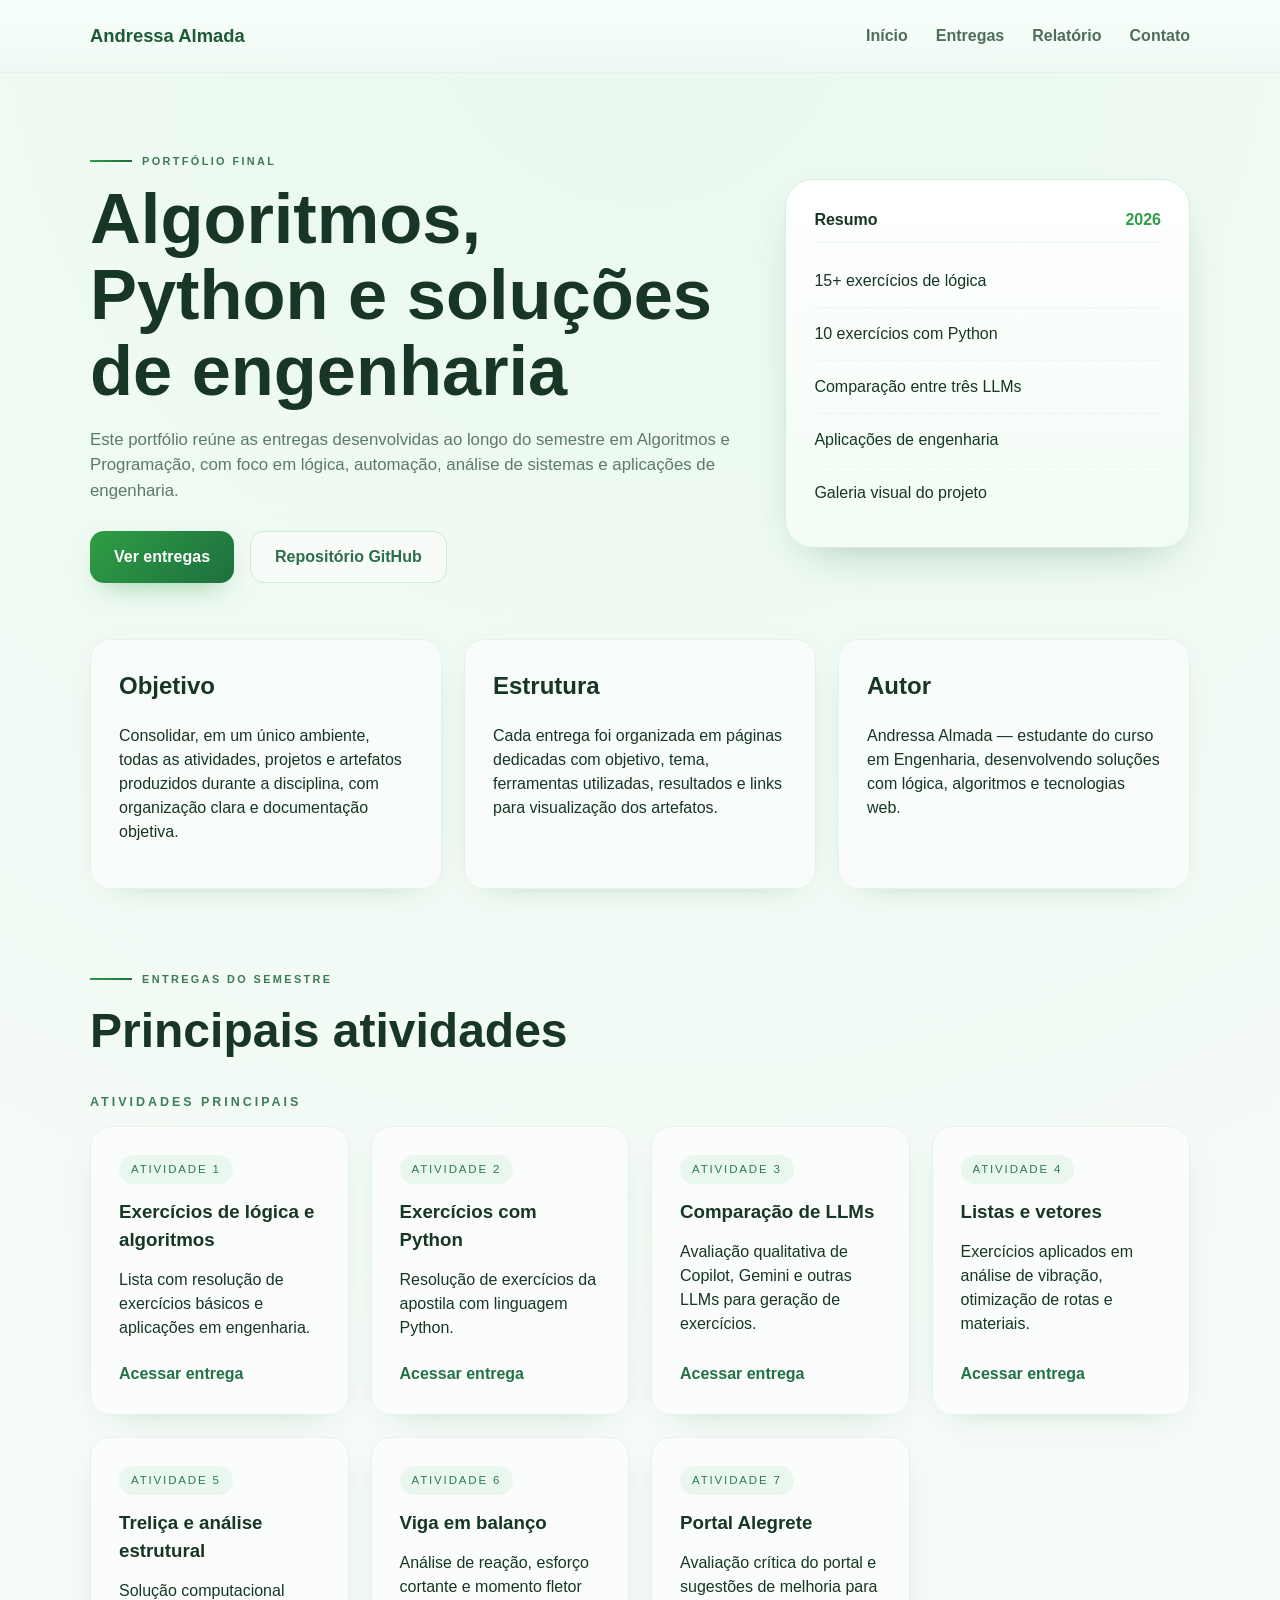
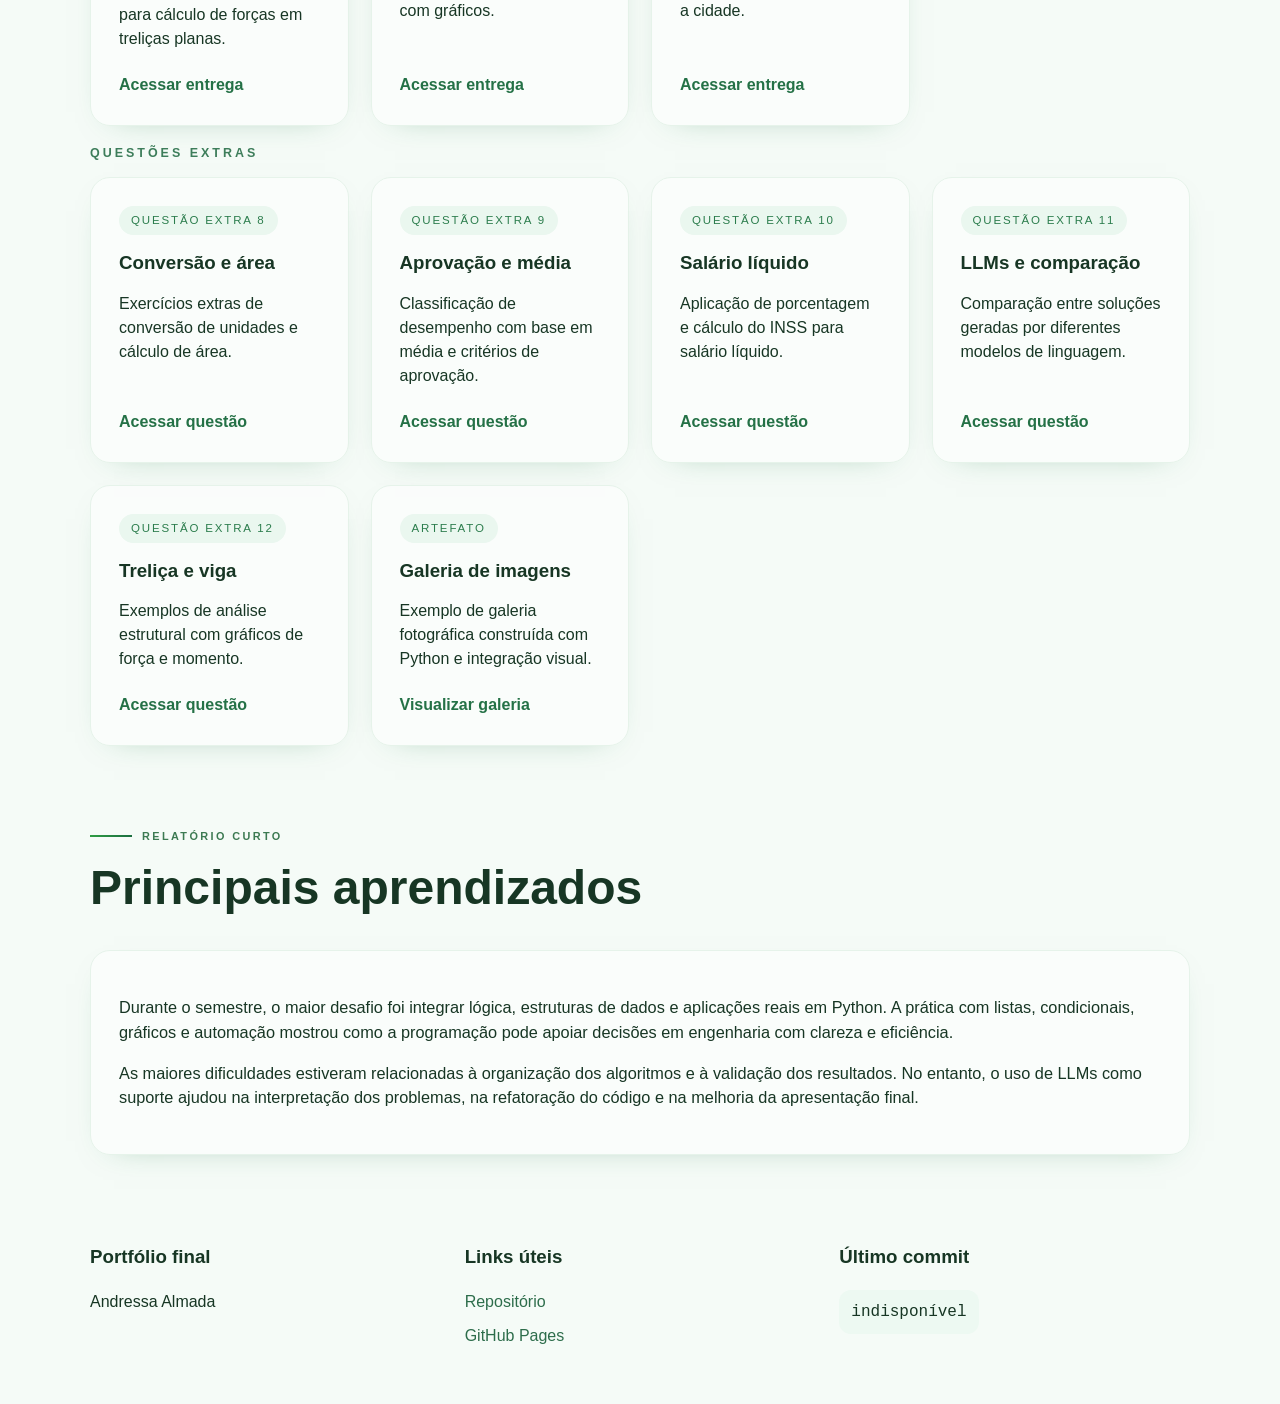
<file: index.html>
<!DOCTYPE html>
<html lang="pt-BR">
  <head>
    <meta charset="UTF-8" />
    <meta name="viewport" content="width=device-width, initial-scale=1.0" />
    <title>Portfólio de Algoritmos e Programação</title>
    <link rel="stylesheet" href="styles.css" />
  </head>
  <body>
    <div class="page-shell">
      <header class="topbar">
        <div class="container nav-wrap">
          <a class="brand" href="#inicio">Andressa Almada</a>
          <nav class="nav-links" aria-label="Navegação principal">
            <a href="#inicio">Início</a>
            <a href="#entregas">Entregas</a>
            <a href="#relatorio">Relatório</a>
            <a href="#contato">Contato</a>
          </nav>
        </div>
      </header>

      <main>
        <section id="inicio" class="hero">
          <div class="container hero-grid">
            <div class="hero-copy">
              <span class="eyebrow">Portfólio final</span>
              <h1>Algoritmos, Python e soluções de engenharia</h1>
              <p class="hero-text">
                Este portfólio reúne as entregas desenvolvidas ao longo do semestre em
                Algoritmos e Programação, com foco em lógica, automação, análise de
                sistemas e aplicações de engenharia.
              </p>
              <div class="hero-actions">
                <a class="button primary" href="#entregas">Ver entregas</a>
                <a class="button secondary" href="https://github.com/andressaalmada/Portif-lio-Algoritmo-Programa-o" target="_blank" rel="noreferrer">
                  Repositório GitHub
                </a>
              </div>
            </div>
            <aside class="hero-card" aria-label="Resumo do portfólio">
              <div class="hero-card-head">
                <span>Resumo</span>
                <strong>2026</strong>
              </div>
              <ul>
                <li>15+ exercícios de lógica</li>
                <li>10 exercícios com Python</li>
                <li>Comparação entre três LLMs</li>
                <li>Aplicações de engenharia</li>
                <li>Galeria visual do projeto</li>
              </ul>
            </aside>
          </div>
        </section>

        <section class="highlights container">
          <article class="highlight-card">
            <h2>Objetivo</h2>
            <p>
              Consolidar, em um único ambiente, todas as atividades, projetos e
              artefatos produzidos durante a disciplina, com organização clara e
              documentação objetiva.
            </p>
          </article>
          <article class="highlight-card">
            <h2>Estrutura</h2>
            <p>
              Cada entrega foi organizada em páginas dedicadas com objetivo, tema,
              ferramentas utilizadas, resultados e links para visualização dos
              artefatos.
            </p>
          </article>
          <article class="highlight-card">
            <h2>Autor</h2>
            <p>
              Andressa Almada — estudante do curso em Engenharia, desenvolvendo
              soluções com lógica, algoritmos e tecnologias web.
            </p>
          </article>
        </section>

        <section id="entregas" class="deliveries container">
          <div class="section-heading">
            <span class="eyebrow">Entregas do semestre</span>
            <h2>Principais atividades</h2>
          </div>

          <div class="section-subtitle">Atividades principais</div>
          <div class="card-grid">
            <article class="delivery-card">
              <span class="card-tag">Atividade 1</span>
              <h3>Exercícios de lógica e algoritmos</h3>
              <p>Lista com resolução de exercícios básicos e aplicações em engenharia.</p>
              <a href="entregas/atividade-1.html">Acessar entrega</a>
            </article>

            <article class="delivery-card">
              <span class="card-tag">Atividade 2</span>
              <h3>Exercícios com Python</h3>
              <p>Resolução de exercícios da apostila com linguagem Python.</p>
              <a href="entregas/atividade-2.html">Acessar entrega</a>
            </article>

            <article class="delivery-card">
              <span class="card-tag">Atividade 3</span>
              <h3>Comparação de LLMs</h3>
              <p>Avaliação qualitativa de Copilot, Gemini e outras LLMs para geração de exercícios.</p>
              <a href="entregas/atividade-3.html">Acessar entrega</a>
            </article>

            <article class="delivery-card">
              <span class="card-tag">Atividade 4</span>
              <h3>Listas e vetores</h3>
              <p>Exercícios aplicados em análise de vibração, otimização de rotas e materiais.</p>
              <a href="entregas/atividade-4.html">Acessar entrega</a>
            </article>

            <article class="delivery-card">
              <span class="card-tag">Atividade 5</span>
              <h3>Treliça e análise estrutural</h3>
              <p>Solução computacional para cálculo de forças em treliças planas.</p>
              <a href="entregas/atividade-5.html">Acessar entrega</a>
            </article>

            <article class="delivery-card">
              <span class="card-tag">Atividade 6</span>
              <h3>Viga em balanço</h3>
              <p>Análise de reação, esforço cortante e momento fletor com gráficos.</p>
              <a href="entregas/atividade-6.html">Acessar entrega</a>
            </article>

            <article class="delivery-card">
              <span class="card-tag">Atividade 7</span>
              <h3>Portal Alegrete</h3>
              <p>Avaliação crítica do portal e sugestões de melhoria para a cidade.</p>
              <a href="entregas/atividade-7.html">Acessar entrega</a>
            </article>
          </div>

          <div class="section-subtitle">Questões extras</div>
          <div class="card-grid">
            <article class="delivery-card">
              <span class="card-tag">Questão extra 8</span>
              <h3>Conversão e área</h3>
              <p>Exercícios extras de conversão de unidades e cálculo de área.</p>
              <a href="entregas/atividade-1.html">Acessar questão</a>
            </article>

            <article class="delivery-card">
              <span class="card-tag">Questão extra 9</span>
              <h3>Aprovação e média</h3>
              <p>Classificação de desempenho com base em média e critérios de aprovação.</p>
              <a href="entregas/atividade-1.html">Acessar questão</a>
            </article>

            <article class="delivery-card">
              <span class="card-tag">Questão extra 10</span>
              <h3>Salário líquido</h3>
              <p>Aplicação de porcentagem e cálculo do INSS para salário líquido.</p>
              <a href="entregas/atividade-2.html">Acessar questão</a>
            </article>

            <article class="delivery-card">
              <span class="card-tag">Questão extra 11</span>
              <h3>LLMs e comparação</h3>
              <p>Comparação entre soluções geradas por diferentes modelos de linguagem.</p>
              <a href="entregas/atividade-3.html">Acessar questão</a>
            </article>

            <article class="delivery-card">
              <span class="card-tag">Questão extra 12</span>
              <h3>Treliça e viga</h3>
              <p>Exemplos de análise estrutural com gráficos de força e momento.</p>
              <a href="entregas/atividade-5.html">Acessar questão</a>
            </article>

            <article class="delivery-card">
              <span class="card-tag">Artefato</span>
              <h3>Galeria de imagens</h3>
              <p>Exemplo de galeria fotográfica construída com Python e integração visual.</p>
              <a href="entregas/galeria-alegrete.html">Visualizar galeria</a>
            </article>
          </div>
        </section>

        <section id="relatorio" class="report container">
          <div class="section-heading">
            <span class="eyebrow">Relatório curto</span>
            <h2>Principais aprendizados</h2>
          </div>
          <div class="report-box">
            <p>
              Durante o semestre, o maior desafio foi integrar lógica, estruturas de dados e
              aplicações reais em Python. A prática com listas, condicionais, gráficos e
              automação mostrou como a programação pode apoiar decisões em engenharia com
              clareza e eficiência.
            </p>
            <p>
              As maiores dificuldades estiveram relacionadas à organização dos algoritmos e à
              validação dos resultados. No entanto, o uso de LLMs como suporte ajudou na
              interpretação dos problemas, na refatoração do código e na melhoria da
              apresentação final.
            </p>
          </div>
        </section>
      </main>

      <footer id="contato" class="footer">
        <div class="container footer-grid">
          <div>
            <h3>Portfólio final</h3>
            <p>Andressa Almada</p>
          </div>
          <div>
            <h3>Links úteis</h3>
            <ul>
              <li><a href="https://github.com/andressaalmada/Portif-lio-Algoritmo-Programa-o" target="_blank" rel="noreferrer">Repositório</a></li>
              <li><a href="https://andressaalmada.github.io/Portif-lio-Algoritmo-Programa-o/" target="_blank" rel="noreferrer">GitHub Pages</a></li>
            </ul>
          </div>
          <div>
            <h3>Último commit</h3>
            <span id="commit-hash" class="commit-hash">Carregando...</span>
          </div>
        </div>
      </footer>
    </div>

    <script src="script.js"></script>
  </body>
</html>
</file>
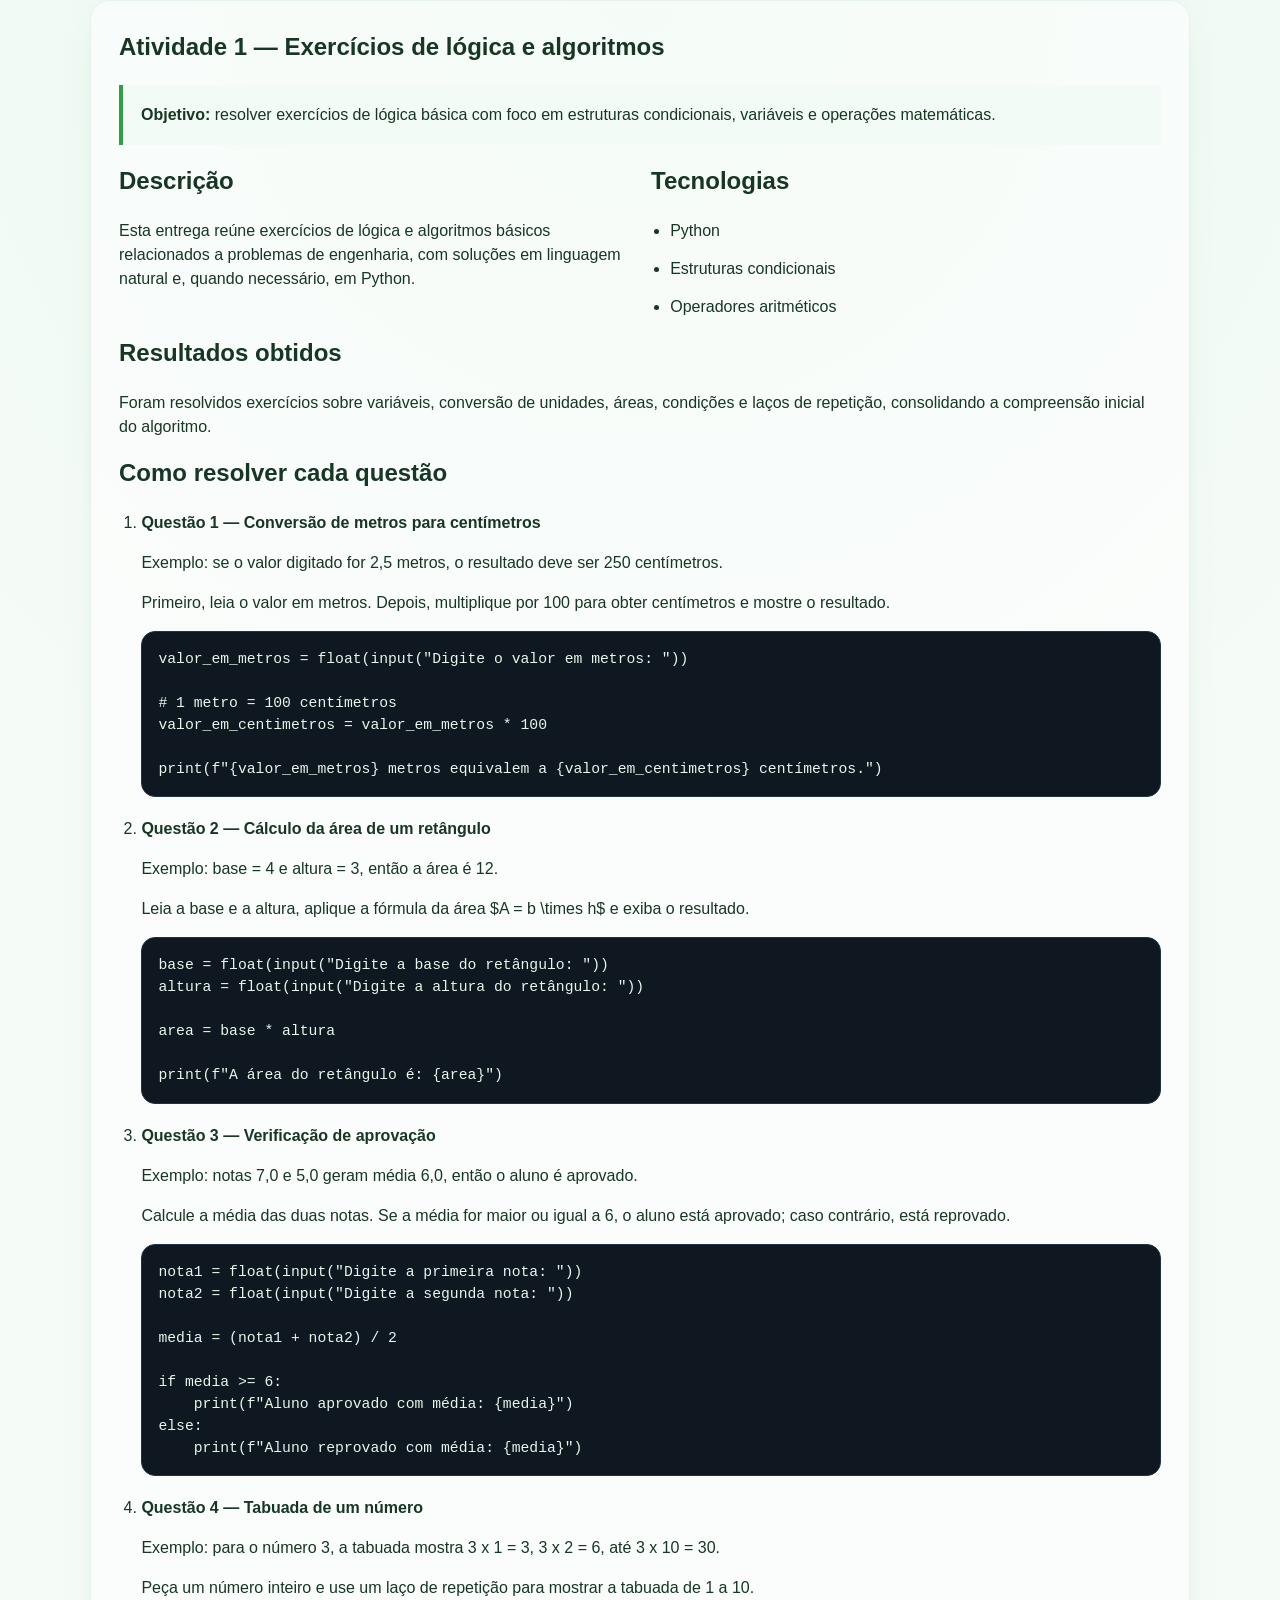
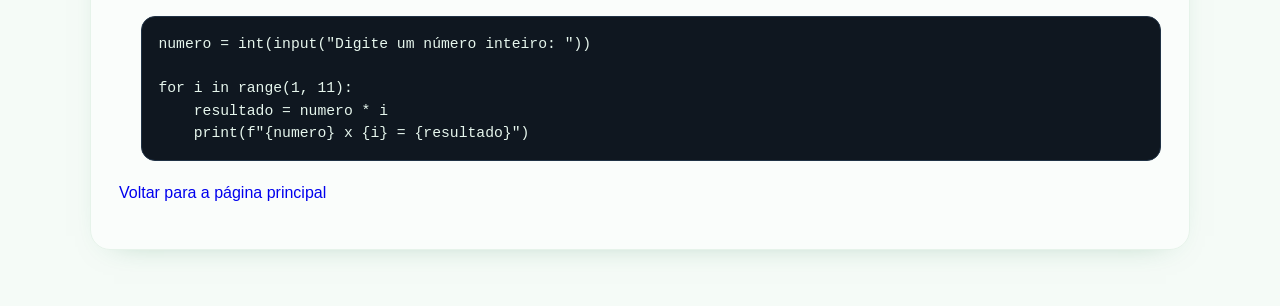
<file: entregas/atividade-1.html>
<!DOCTYPE html>
<html lang="pt-BR">
  <head>
    <meta charset="UTF-8" />
    <meta name="viewport" content="width=device-width, initial-scale=1.0" />
    <title>Atividade 1 — Exercícios de lógica</title>
    <link rel="stylesheet" href="../styles.css" />
  </head>
  <body>
    <main class="container page-content">
      <section class="page-card">
        <h1>Atividade 1 — Exercícios de lógica e algoritmos</h1>
        <div class="callout">
          <strong>Objetivo:</strong> resolver exercícios de lógica básica com foco em estruturas condicionais, variáveis e operações matemáticas.
        </div>
        <div class="grid-two">
          <div>
            <h2>Descrição</h2>
            <p>Esta entrega reúne exercícios de lógica e algoritmos básicos relacionados a problemas de engenharia, com soluções em linguagem natural e, quando necessário, em Python.</p>
          </div>
          <div>
            <h2>Tecnologias</h2>
            <ul>
              <li>Python</li>
              <li>Estruturas condicionais</li>
              <li>Operadores aritméticos</li>
            </ul>
          </div>
        </div>
        <h2>Resultados obtidos</h2>
        <p>Foram resolvidos exercícios sobre variáveis, conversão de unidades, áreas, condições e laços de repetição, consolidando a compreensão inicial do algoritmo.</p>
        <h2>Como resolver cada questão</h2>
        <ol>
          <li>
            <strong>Questão 1 — Conversão de metros para centímetros</strong>
            <p>Exemplo: se o valor digitado for 2,5 metros, o resultado deve ser 250 centímetros.</p>
            <p>Primeiro, leia o valor em metros. Depois, multiplique por 100 para obter centímetros e mostre o resultado.</p>
            <pre><code>valor_em_metros = float(input("Digite o valor em metros: "))

# 1 metro = 100 centímetros
valor_em_centimetros = valor_em_metros * 100

print(f"{valor_em_metros} metros equivalem a {valor_em_centimetros} centímetros.")</code></pre>
          </li>
          <li>
            <strong>Questão 2 — Cálculo da área de um retângulo</strong>
            <p>Exemplo: base = 4 e altura = 3, então a área é 12.</p>
            <p>Leia a base e a altura, aplique a fórmula da área $A = b \times h$ e exiba o resultado.</p>
            <pre><code>base = float(input("Digite a base do retângulo: "))
altura = float(input("Digite a altura do retângulo: "))

area = base * altura

print(f"A área do retângulo é: {area}")</code></pre>
          </li>
          <li>
            <strong>Questão 3 — Verificação de aprovação</strong>
            <p>Exemplo: notas 7,0 e 5,0 geram média 6,0, então o aluno é aprovado.</p>
            <p>Calcule a média das duas notas. Se a média for maior ou igual a 6, o aluno está aprovado; caso contrário, está reprovado.</p>
            <pre><code>nota1 = float(input("Digite a primeira nota: "))
nota2 = float(input("Digite a segunda nota: "))

media = (nota1 + nota2) / 2

if media >= 6:
    print(f"Aluno aprovado com média: {media}")
else:
    print(f"Aluno reprovado com média: {media}")</code></pre>
          </li>
          <li>
            <strong>Questão 4 — Tabuada de um número</strong>
            <p>Exemplo: para o número 3, a tabuada mostra 3 x 1 = 3, 3 x 2 = 6, até 3 x 10 = 30.</p>
            <p>Peça um número inteiro e use um laço de repetição para mostrar a tabuada de 1 a 10.</p>
            <pre><code>numero = int(input("Digite um número inteiro: "))

for i in range(1, 11):
    resultado = numero * i
    print(f"{numero} x {i} = {resultado}")</code></pre>
          </li>
        </ol>
        <p><a href="../index.html">Voltar para a página principal</a></p>
      </section>
    </main>
  </body>
</html>
</file>
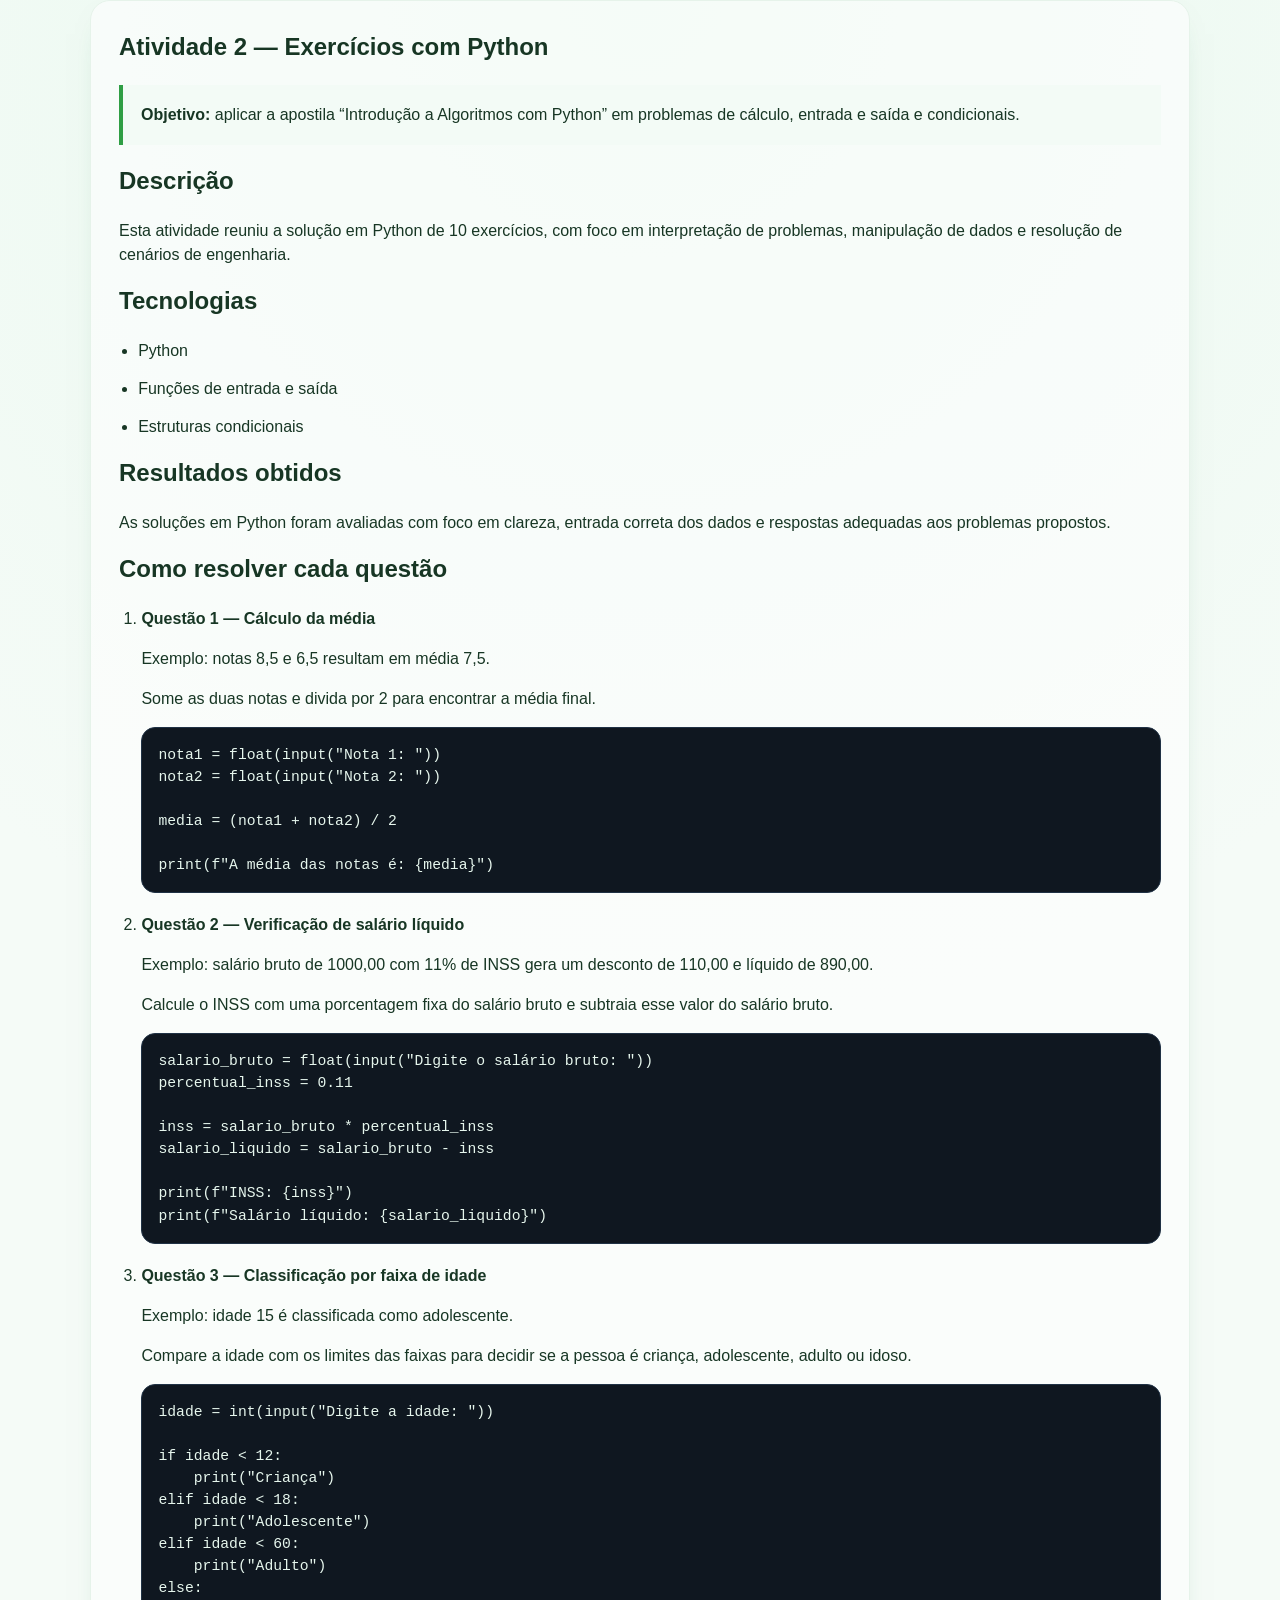
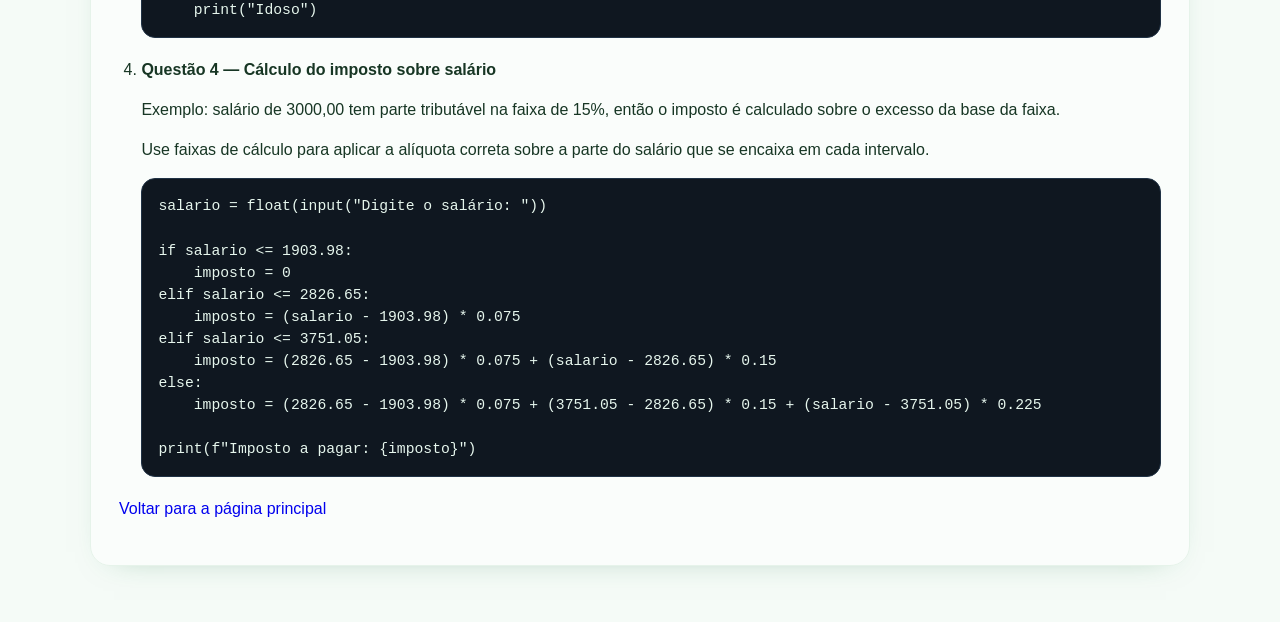
<file: entregas/atividade-2.html>
<!DOCTYPE html>
<html lang="pt-BR">
  <head>
    <meta charset="UTF-8" />
    <meta name="viewport" content="width=device-width, initial-scale=1.0" />
    <title>Atividade 2 — Exercícios com Python</title>
    <link rel="stylesheet" href="../styles.css" />
  </head>
  <body>
    <main class="container page-content">
      <section class="page-card">
        <h1>Atividade 2 — Exercícios com Python</h1>
        <div class="callout">
          <strong>Objetivo:</strong> aplicar a apostila “Introdução a Algoritmos com Python” em problemas de cálculo, entrada e saída e condicionais.
        </div>
        <h2>Descrição</h2>
        <p>Esta atividade reuniu a solução em Python de 10 exercícios, com foco em interpretação de problemas, manipulação de dados e resolução de cenários de engenharia.</p>
        <h2>Tecnologias</h2>
        <ul>
          <li>Python</li>
          <li>Funções de entrada e saída</li>
          <li>Estruturas condicionais</li>
        </ul>
        <h2>Resultados obtidos</h2>
        <p>As soluções em Python foram avaliadas com foco em clareza, entrada correta dos dados e respostas adequadas aos problemas propostos.</p>
        <h2>Como resolver cada questão</h2>
        <ol>
          <li>
            <strong>Questão 1 — Cálculo da média</strong>
            <p>Exemplo: notas 8,5 e 6,5 resultam em média 7,5.</p>
            <p>Some as duas notas e divida por 2 para encontrar a média final.</p>
            <pre><code>nota1 = float(input("Nota 1: "))
nota2 = float(input("Nota 2: "))

media = (nota1 + nota2) / 2

print(f"A média das notas é: {media}")</code></pre>
          </li>
          <li>
            <strong>Questão 2 — Verificação de salário líquido</strong>
            <p>Exemplo: salário bruto de 1000,00 com 11% de INSS gera um desconto de 110,00 e líquido de 890,00.</p>
            <p>Calcule o INSS com uma porcentagem fixa do salário bruto e subtraia esse valor do salário bruto.</p>
            <pre><code>salario_bruto = float(input("Digite o salário bruto: "))
percentual_inss = 0.11

inss = salario_bruto * percentual_inss
salario_liquido = salario_bruto - inss

print(f"INSS: {inss}")
print(f"Salário líquido: {salario_liquido}")</code></pre>
          </li>
          <li>
            <strong>Questão 3 — Classificação por faixa de idade</strong>
            <p>Exemplo: idade 15 é classificada como adolescente.</p>
            <p>Compare a idade com os limites das faixas para decidir se a pessoa é criança, adolescente, adulto ou idoso.</p>
            <pre><code>idade = int(input("Digite a idade: "))

if idade < 12:
    print("Criança")
elif idade < 18:
    print("Adolescente")
elif idade < 60:
    print("Adulto")
else:
    print("Idoso")</code></pre>
          </li>
          <li>
            <strong>Questão 4 — Cálculo do imposto sobre salário</strong>
            <p>Exemplo: salário de 3000,00 tem parte tributável na faixa de 15%, então o imposto é calculado sobre o excesso da base da faixa.</p>
            <p>Use faixas de cálculo para aplicar a alíquota correta sobre a parte do salário que se encaixa em cada intervalo.</p>
            <pre><code>salario = float(input("Digite o salário: "))

if salario <= 1903.98:
    imposto = 0
elif salario <= 2826.65:
    imposto = (salario - 1903.98) * 0.075
elif salario <= 3751.05:
    imposto = (2826.65 - 1903.98) * 0.075 + (salario - 2826.65) * 0.15
else:
    imposto = (2826.65 - 1903.98) * 0.075 + (3751.05 - 2826.65) * 0.15 + (salario - 3751.05) * 0.225

print(f"Imposto a pagar: {imposto}")</code></pre>
          </li>
        </ol>
        <p><a href="../index.html">Voltar para a página principal</a></p>
      </section>
    </main>
  </body>
</html>
</file>
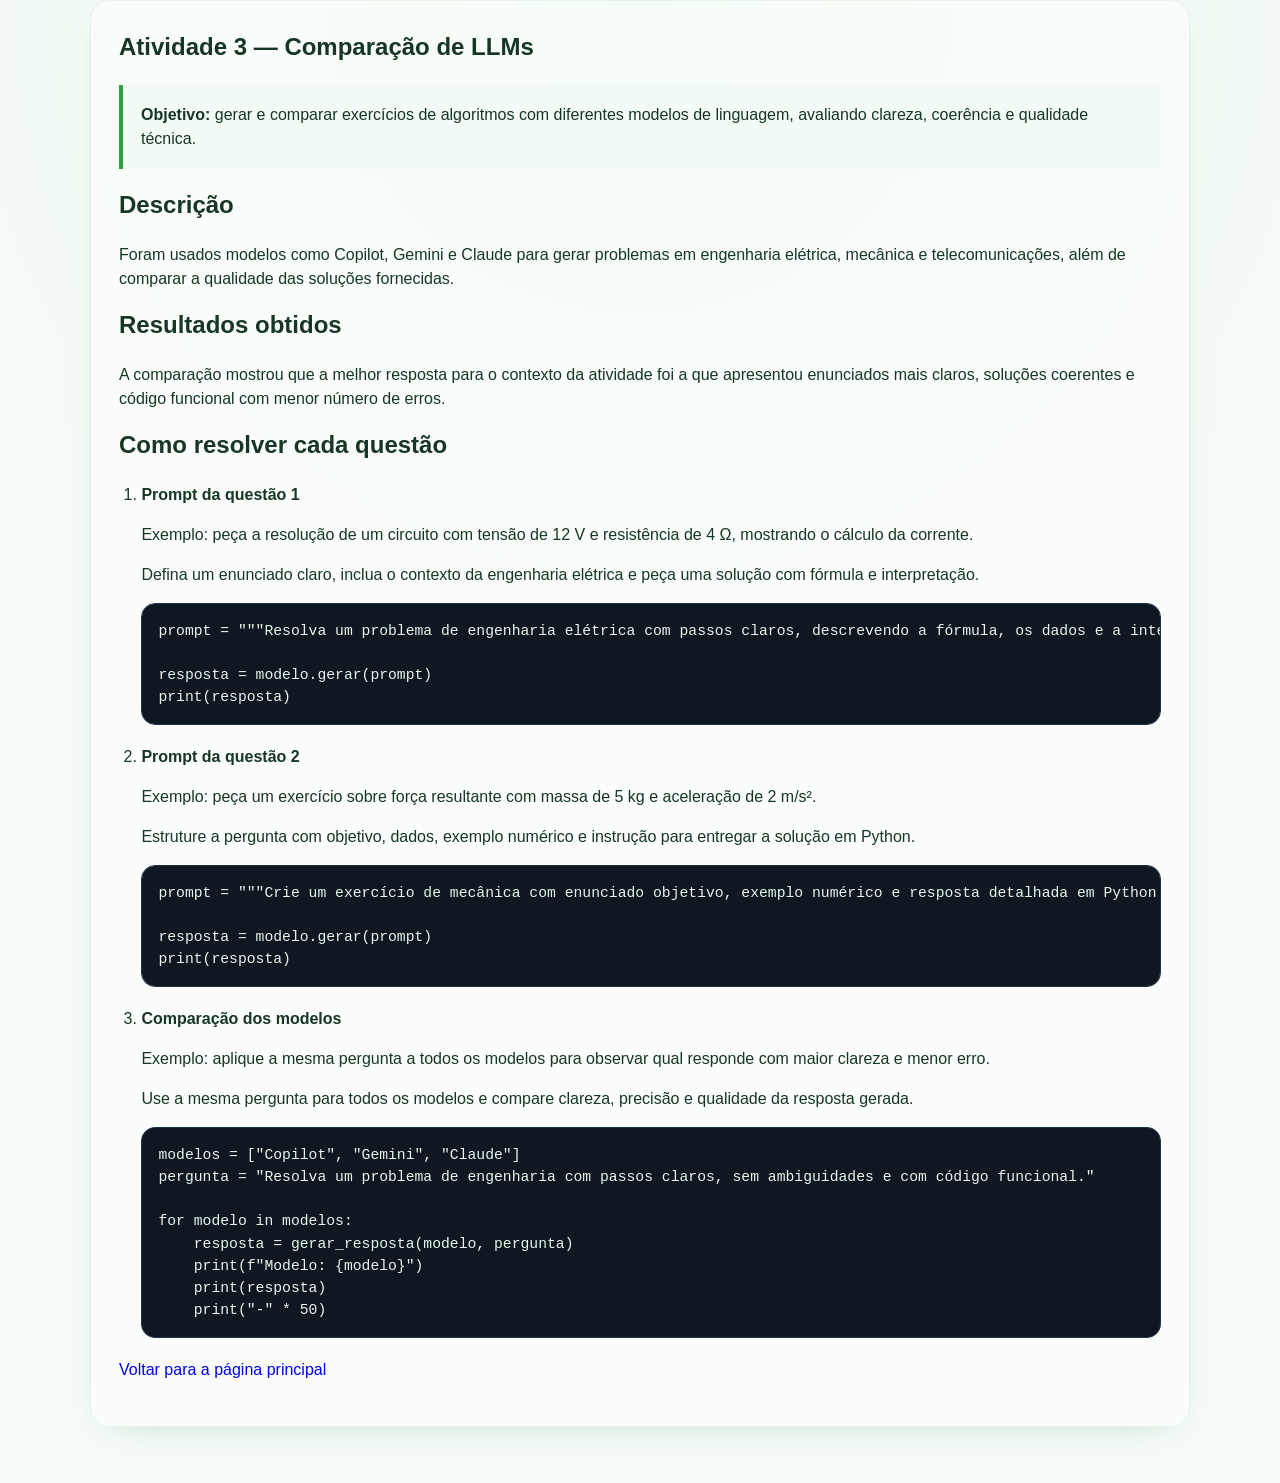
<file: entregas/atividade-3.html>
<!DOCTYPE html>
<html lang="pt-BR">
  <head>
    <meta charset="UTF-8" />
    <meta name="viewport" content="width=device-width, initial-scale=1.0" />
    <title>Atividade 3 — Comparação de LLMs</title>
    <link rel="stylesheet" href="../styles.css" />
  </head>
  <body>
    <main class="container page-content">
      <section class="page-card">
        <h1>Atividade 3 — Comparação de LLMs</h1>
        <div class="callout">
          <strong>Objetivo:</strong> gerar e comparar exercícios de algoritmos com diferentes modelos de linguagem, avaliando clareza, coerência e qualidade técnica.
        </div>
        <h2>Descrição</h2>
        <p>Foram usados modelos como Copilot, Gemini e Claude para gerar problemas em engenharia elétrica, mecânica e telecomunicações, além de comparar a qualidade das soluções fornecidas.</p>
        <h2>Resultados obtidos</h2>
        <p>A comparação mostrou que a melhor resposta para o contexto da atividade foi a que apresentou enunciados mais claros, soluções coerentes e código funcional com menor número de erros.</p>
        <h2>Como resolver cada questão</h2>
        <ol>
          <li>
            <strong>Prompt da questão 1</strong>
            <p>Exemplo: peça a resolução de um circuito com tensão de 12 V e resistência de 4 Ω, mostrando o cálculo da corrente.</p>
            <p>Defina um enunciado claro, inclua o contexto da engenharia elétrica e peça uma solução com fórmula e interpretação.</p>
            <pre><code>prompt = """Resolva um problema de engenharia elétrica com passos claros, descrevendo a fórmula, os dados e a interpretação do resultado final."""

resposta = modelo.gerar(prompt)
print(resposta)</code></pre>
          </li>
          <li>
            <strong>Prompt da questão 2</strong>
            <p>Exemplo: peça um exercício sobre força resultante com massa de 5 kg e aceleração de 2 m/s².</p>
            <p>Estruture a pergunta com objetivo, dados, exemplo numérico e instrução para entregar a solução em Python.</p>
            <pre><code>prompt = """Crie um exercício de mecânica com enunciado objetivo, exemplo numérico e resposta detalhada em Python."""

resposta = modelo.gerar(prompt)
print(resposta)</code></pre>
          </li>
          <li>
            <strong>Comparação dos modelos</strong>
            <p>Exemplo: aplique a mesma pergunta a todos os modelos para observar qual responde com maior clareza e menor erro.</p>
            <p>Use a mesma pergunta para todos os modelos e compare clareza, precisão e qualidade da resposta gerada.</p>
            <pre><code>modelos = ["Copilot", "Gemini", "Claude"]
pergunta = "Resolva um problema de engenharia com passos claros, sem ambiguidades e com código funcional."

for modelo in modelos:
    resposta = gerar_resposta(modelo, pergunta)
    print(f"Modelo: {modelo}")
    print(resposta)
    print("-" * 50)</code></pre>
          </li>
        </ol>
        <p><a href="../index.html">Voltar para a página principal</a></p>
      </section>
    </main>
  </body>
</html>
</file>
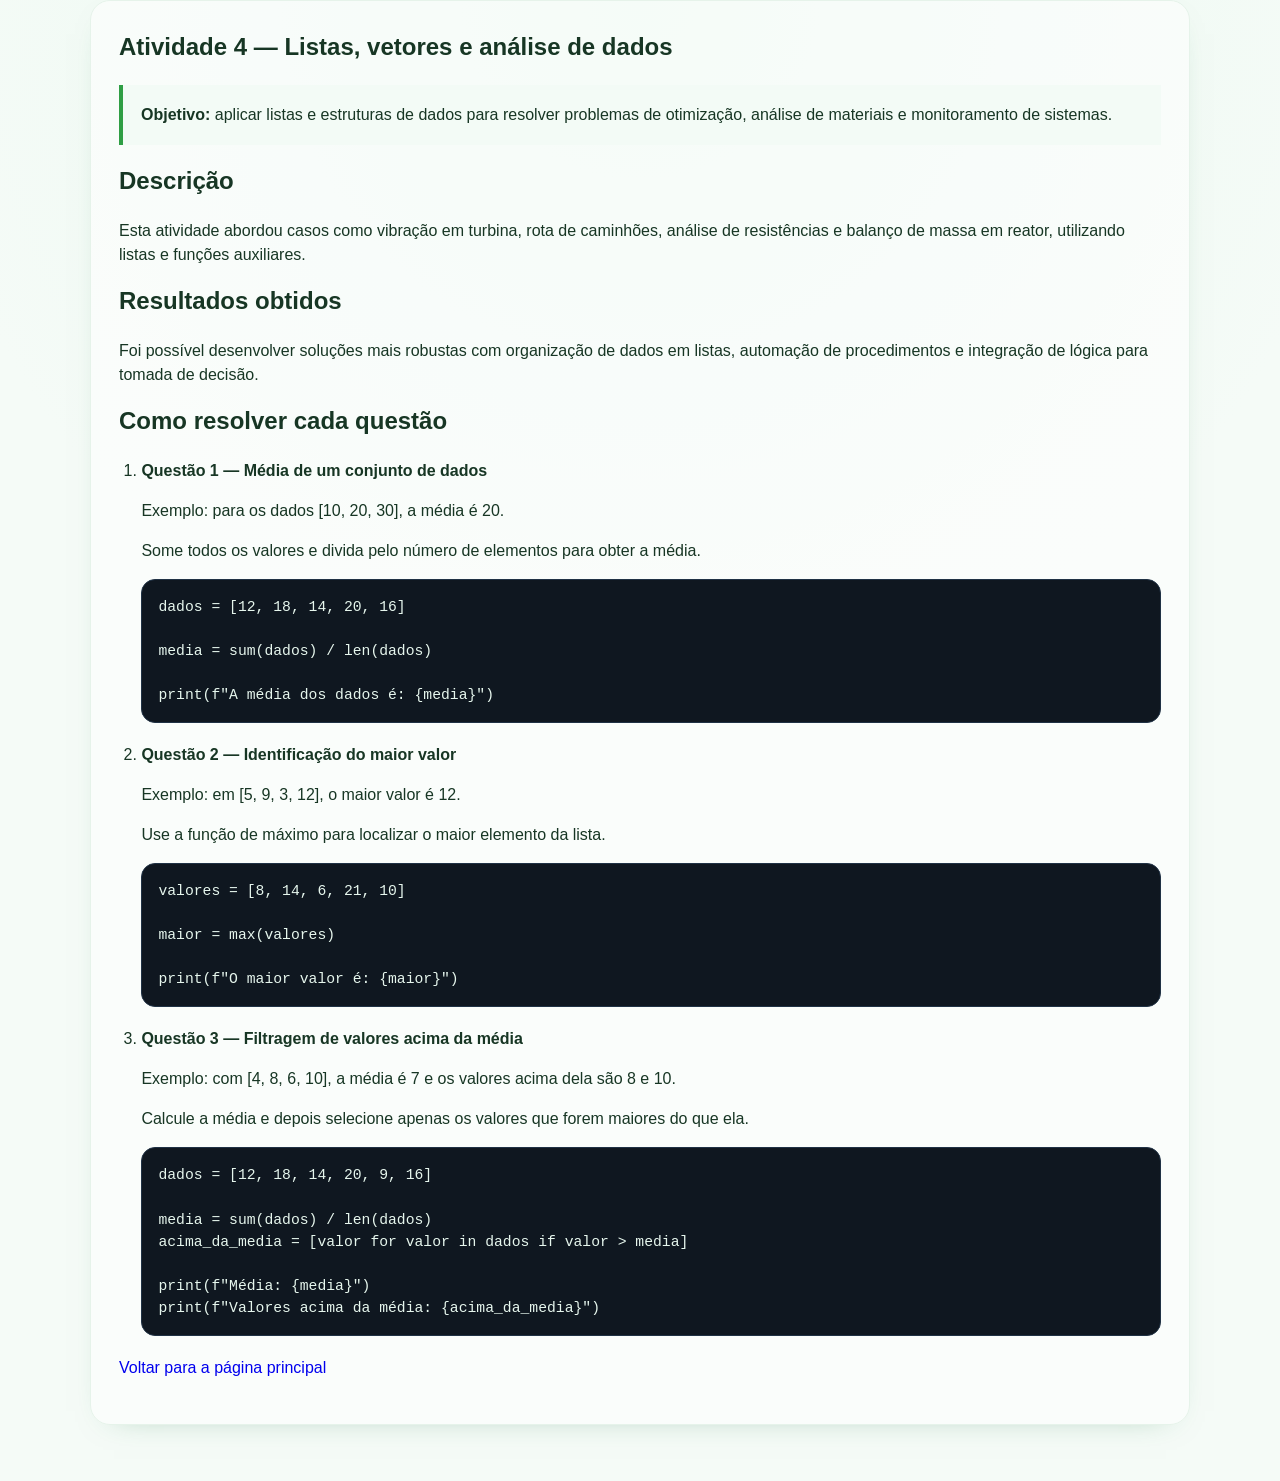
<file: entregas/atividade-4.html>
<!DOCTYPE html>
<html lang="pt-BR">
  <head>
    <meta charset="UTF-8" />
    <meta name="viewport" content="width=device-width, initial-scale=1.0" />
    <title>Atividade 4 — Listas e vetores</title>
    <link rel="stylesheet" href="../styles.css" />
  </head>
  <body>
    <main class="container page-content">
      <section class="page-card">
        <h1>Atividade 4 — Listas, vetores e análise de dados</h1>
        <div class="callout">
          <strong>Objetivo:</strong> aplicar listas e estruturas de dados para resolver problemas de otimização, análise de materiais e monitoramento de sistemas.
        </div>
        <h2>Descrição</h2>
        <p>Esta atividade abordou casos como vibração em turbina, rota de caminhões, análise de resistências e balanço de massa em reator, utilizando listas e funções auxiliares.</p>
        <h2>Resultados obtidos</h2>
        <p>Foi possível desenvolver soluções mais robustas com organização de dados em listas, automação de procedimentos e integração de lógica para tomada de decisão.</p>
        <h2>Como resolver cada questão</h2>
        <ol>
          <li>
            <strong>Questão 1 — Média de um conjunto de dados</strong>
            <p>Exemplo: para os dados [10, 20, 30], a média é 20.</p>
            <p>Some todos os valores e divida pelo número de elementos para obter a média.</p>
            <pre><code>dados = [12, 18, 14, 20, 16]

media = sum(dados) / len(dados)

print(f"A média dos dados é: {media}")</code></pre>
          </li>
          <li>
            <strong>Questão 2 — Identificação do maior valor</strong>
            <p>Exemplo: em [5, 9, 3, 12], o maior valor é 12.</p>
            <p>Use a função de máximo para localizar o maior elemento da lista.</p>
            <pre><code>valores = [8, 14, 6, 21, 10]

maior = max(valores)

print(f"O maior valor é: {maior}")</code></pre>
          </li>
          <li>
            <strong>Questão 3 — Filtragem de valores acima da média</strong>
            <p>Exemplo: com [4, 8, 6, 10], a média é 7 e os valores acima dela são 8 e 10.</p>
            <p>Calcule a média e depois selecione apenas os valores que forem maiores do que ela.</p>
            <pre><code>dados = [12, 18, 14, 20, 9, 16]

media = sum(dados) / len(dados)
acima_da_media = [valor for valor in dados if valor > media]

print(f"Média: {media}")
print(f"Valores acima da média: {acima_da_media}")</code></pre>
          </li>
        </ol>
        <p><a href="../index.html">Voltar para a página principal</a></p>
      </section>
    </main>
  </body>
</html>
</file>
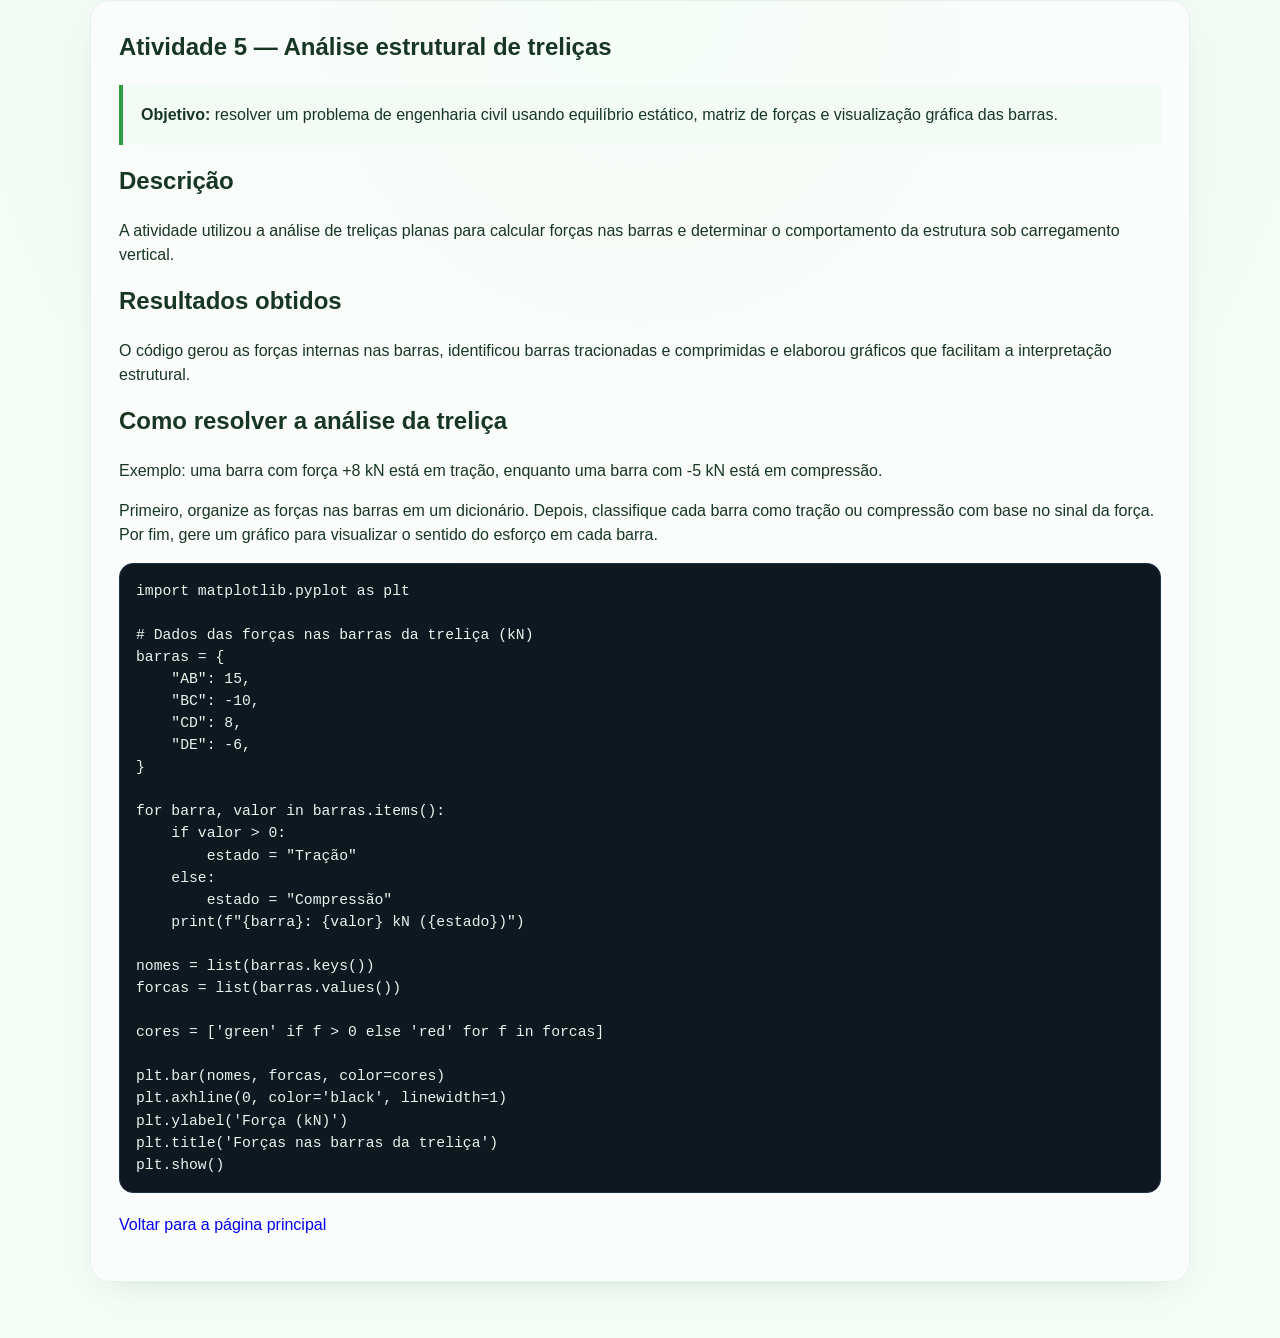
<file: entregas/atividade-5.html>
<!DOCTYPE html>
<html lang="pt-BR">
  <head>
    <meta charset="UTF-8" />
    <meta name="viewport" content="width=device-width, initial-scale=1.0" />
    <title>Atividade 5 — Treliça</title>
    <link rel="stylesheet" href="../styles.css" />
  </head>
  <body>
    <main class="container page-content">
      <section class="page-card">
        <h1>Atividade 5 — Análise estrutural de treliças</h1>
        <div class="callout">
          <strong>Objetivo:</strong> resolver um problema de engenharia civil usando equilíbrio estático, matriz de forças e visualização gráfica das barras.</div>
        <h2>Descrição</h2>
        <p>A atividade utilizou a análise de treliças planas para calcular forças nas barras e determinar o comportamento da estrutura sob carregamento vertical.</p>
        <h2>Resultados obtidos</h2>
        <p>O código gerou as forças internas nas barras, identificou barras tracionadas e comprimidas e elaborou gráficos que facilitam a interpretação estrutural.</p>
        <h2>Como resolver a análise da treliça</h2>
        <p>Exemplo: uma barra com força +8 kN está em tração, enquanto uma barra com -5 kN está em compressão.</p>
        <p>Primeiro, organize as forças nas barras em um dicionário. Depois, classifique cada barra como tração ou compressão com base no sinal da força. Por fim, gere um gráfico para visualizar o sentido do esforço em cada barra.</p>
        <pre><code>import matplotlib.pyplot as plt

# Dados das forças nas barras da treliça (kN)
barras = {
    "AB": 15,
    "BC": -10,
    "CD": 8,
    "DE": -6,
}

for barra, valor in barras.items():
    if valor > 0:
        estado = "Tração"
    else:
        estado = "Compressão"
    print(f"{barra}: {valor} kN ({estado})")

nomes = list(barras.keys())
forcas = list(barras.values())

cores = ['green' if f > 0 else 'red' for f in forcas]

plt.bar(nomes, forcas, color=cores)
plt.axhline(0, color='black', linewidth=1)
plt.ylabel('Força (kN)')
plt.title('Forças nas barras da treliça')
plt.show()</code></pre>
        <p><a href="../index.html">Voltar para a página principal</a></p>
      </section>
    </main>
  </body>
</html>
</file>
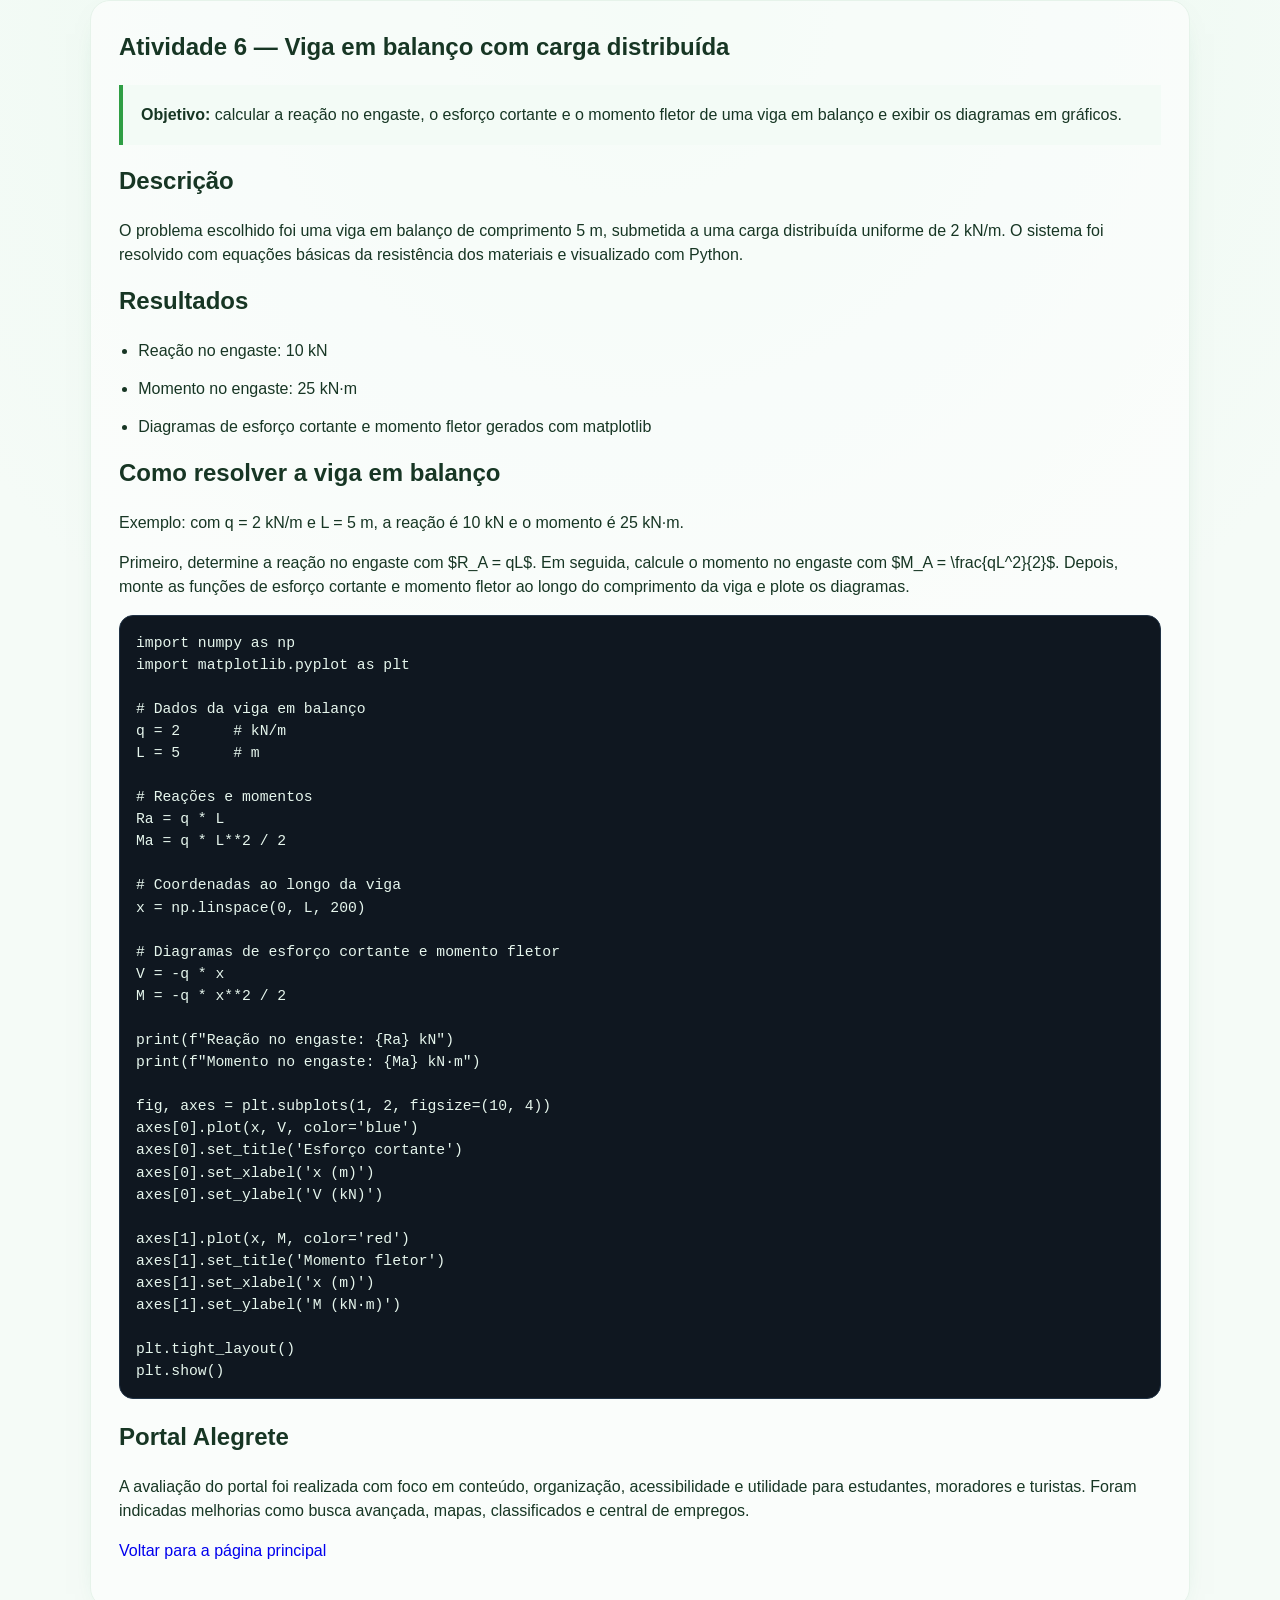
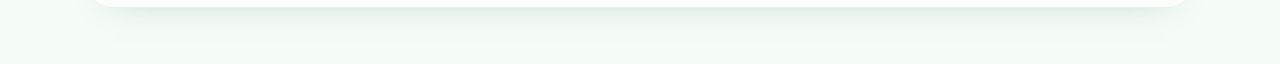
<file: entregas/atividade-6.html>
<!DOCTYPE html>
<html lang="pt-BR">
  <head>
    <meta charset="UTF-8" />
    <meta name="viewport" content="width=device-width, initial-scale=1.0" />
    <title>Atividade 6 — Viga em balanço</title>
    <link rel="stylesheet" href="../styles.css" />
  </head>
  <body>
    <main class="container page-content">
      <section class="page-card">
        <h1>Atividade 6 — Viga em balanço com carga distribuída</h1>
        <div class="callout">
          <strong>Objetivo:</strong> calcular a reação no engaste, o esforço cortante e o momento fletor de uma viga em balanço e exibir os diagramas em gráficos.
        </div>
        <h2>Descrição</h2>
        <p>O problema escolhido foi uma viga em balanço de comprimento 5 m, submetida a uma carga distribuída uniforme de 2 kN/m. O sistema foi resolvido com equações básicas da resistência dos materiais e visualizado com Python.</p>
        <h2>Resultados</h2>
        <ul>
          <li>Reação no engaste: 10 kN</li>
          <li>Momento no engaste: 25 kN·m</li>
          <li>Diagramas de esforço cortante e momento fletor gerados com matplotlib</li>
        </ul>
        <h2>Como resolver a viga em balanço</h2>
        <p>Exemplo: com q = 2 kN/m e L = 5 m, a reação é 10 kN e o momento é 25 kN·m.</p>
        <p>Primeiro, determine a reação no engaste com $R_A = qL$. Em seguida, calcule o momento no engaste com $M_A = \frac{qL^2}{2}$. Depois, monte as funções de esforço cortante e momento fletor ao longo do comprimento da viga e plote os diagramas.</p>
        <pre><code>import numpy as np
import matplotlib.pyplot as plt

# Dados da viga em balanço
q = 2      # kN/m
L = 5      # m

# Reações e momentos
Ra = q * L
Ma = q * L**2 / 2

# Coordenadas ao longo da viga
x = np.linspace(0, L, 200)

# Diagramas de esforço cortante e momento fletor
V = -q * x
M = -q * x**2 / 2

print(f"Reação no engaste: {Ra} kN")
print(f"Momento no engaste: {Ma} kN·m")

fig, axes = plt.subplots(1, 2, figsize=(10, 4))
axes[0].plot(x, V, color='blue')
axes[0].set_title('Esforço cortante')
axes[0].set_xlabel('x (m)')
axes[0].set_ylabel('V (kN)')

axes[1].plot(x, M, color='red')
axes[1].set_title('Momento fletor')
axes[1].set_xlabel('x (m)')
axes[1].set_ylabel('M (kN·m)')

plt.tight_layout()
plt.show()</code></pre>
        <h2 id="portal-alegrete">Portal Alegrete</h2>
        <p>A avaliação do portal foi realizada com foco em conteúdo, organização, acessibilidade e utilidade para estudantes, moradores e turistas. Foram indicadas melhorias como busca avançada, mapas, classificados e central de empregos.</p>
        <p><a href="../index.html">Voltar para a página principal</a></p>
      </section>
    </main>
  </body>
</html>
</file>
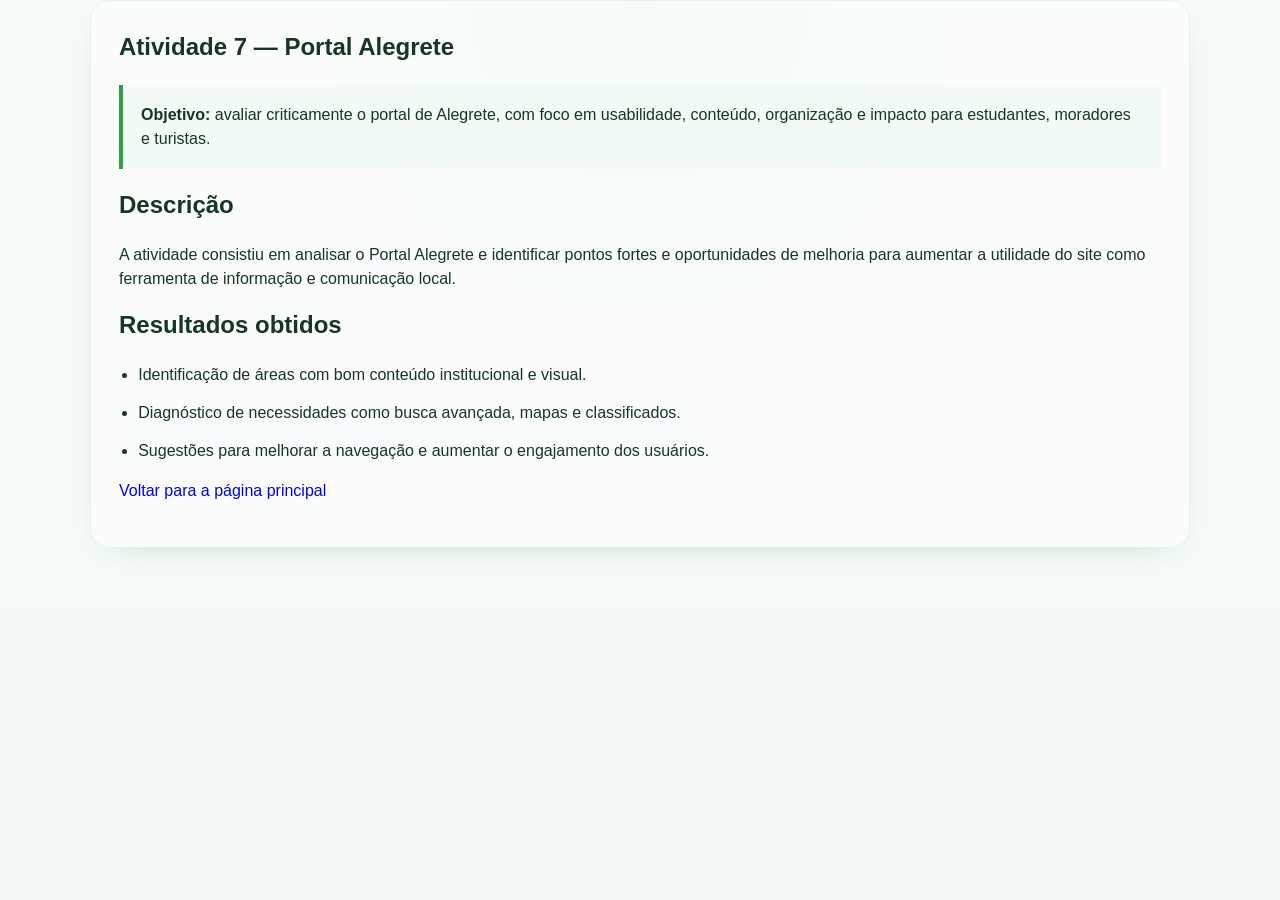
<file: entregas/atividade-7.html>
<!DOCTYPE html>
<html lang="pt-BR">
  <head>
    <meta charset="UTF-8" />
    <meta name="viewport" content="width=device-width, initial-scale=1.0" />
    <title>Atividade 7 — Portal Alegrete</title>
    <link rel="stylesheet" href="../styles.css" />
  </head>
  <body>
    <main class="container page-content">
      <section class="page-card">
        <h1>Atividade 7 — Portal Alegrete</h1>
        <div class="callout">
          <strong>Objetivo:</strong> avaliar criticamente o portal de Alegrete, com foco em usabilidade, conteúdo, organização e impacto para estudantes, moradores e turistas.
        </div>
        <h2>Descrição</h2>
        <p>A atividade consistiu em analisar o Portal Alegrete e identificar pontos fortes e oportunidades de melhoria para aumentar a utilidade do site como ferramenta de informação e comunicação local.</p>
        <h2>Resultados obtidos</h2>
        <ul>
          <li>Identificação de áreas com bom conteúdo institucional e visual.</li>
          <li>Diagnóstico de necessidades como busca avançada, mapas e classificados.</li>
          <li>Sugestões para melhorar a navegação e aumentar o engajamento dos usuários.</li>
        </ul>
        <p><a href="../index.html">Voltar para a página principal</a></p>
      </section>
    </main>
  </body>
</html>
</file>
<file: styles.css>
:root {
  color-scheme: light;
  font-family: Inter, 'Segoe UI', Roboto, Helvetica, Arial, sans-serif;
  line-height: 1.5;
  font-weight: 400;
  background: #f4fbf7;
  color: #173624;
}

* {
  box-sizing: border-box;
}

html {
  scroll-behavior: smooth;
}

body {
  margin: 0;
  background:
    radial-gradient(circle at top, #e9f9ef, #f5fbf7 45%),
    linear-gradient(180deg, #effaf4 0%, #f8fff9 100%);
}

img {
  max-width: 100%;
}

a {
  text-decoration: none;
}

.page-shell {
  min-height: 100vh;
}

.container {
  width: min(1100px, calc(100vw - 48px));
  margin: 0 auto;
}

.topbar {
  position: sticky;
  top: 0;
  z-index: 10;
  background: linear-gradient(180deg, rgba(248, 255, 251, 0.94), rgba(239, 248, 243, 0.82));
  backdrop-filter: blur(14px);
  border-bottom: 1px solid rgba(33, 87, 56, 0.08);
}

.nav-wrap {
  display: flex;
  align-items: center;
  justify-content: space-between;
  min-height: 72px;
}

.brand {
  font-size: 1.15rem;
  font-weight: 800;
  color: #1d5a36;
}

.nav-links {
  display: flex;
  gap: 28px;
}

.nav-links a {
  font-weight: 600;
  color: #4f6d5d;
}

.nav-links a:hover,
.nav-links a:focus-visible {
  color: #1f7a46;
}

.hero {
  padding: 72px 0 48px;
}

.hero-grid {
  display: grid;
  align-items: center;
  grid-template-columns: 1.6fr 1fr;
  gap: 48px;
}

.hero-copy h1 {
  font-size: clamp(2.7rem, 6vw, 4.4rem);
  line-height: 1.08;
  margin: 12px 0 18px;
}

.eyebrow {
  display: inline-flex;
  align-items: center;
  gap: 10px;
  font-weight: 700;
  text-transform: uppercase;
  letter-spacing: 0.22em;
  font-size: 0.68rem;
  color: #3c7a52;
}

.eyebrow::before {
  content: '';
  display: inline-block;
  width: 42px;
  height: 2px;
  background: linear-gradient(135deg, #2f9e44, #1b6d40);
}

.hero-text {
  font-size: 1.05rem;
  color: #5d7a68;
  max-width: 50rem;
}

.hero-actions {
  display: flex;
  flex-wrap: wrap;
  gap: 16px;
  margin-top: 28px;
}

.button {
  display: inline-flex;
  align-items: center;
  justify-content: center;
  min-height: 52px;
  padding: 0 24px;
  border-radius: 14px;
  font-weight: 700;
}

.button.primary {
  background: linear-gradient(135deg, #2f9e44, #1d6f3f);
  color: #fff;
  box-shadow: 0 12px 30px -14px rgba(47, 158, 68, 0.6);
}

.button.secondary {
  border: 1px solid #cbead7;
  color: #2d6d4b;
  background: rgba(255,255,255,0.56);
}

.hero-card {
  background: linear-gradient(180deg, #ffffff, #f2fcf5);
  border: 1px solid #d5efdf;
  border-radius: 28px;
  padding: 28px;
  box-shadow: 0 18px 50px -25px rgba(33, 100, 59, 0.45);
}

.hero-card-head {
  display: flex;
  align-items: center;
  justify-content: space-between;
  padding-bottom: 10px;
  margin-bottom: 12px;
  border-bottom: 1px solid #edf2ff;
}

.hero-card-head span {
  font-weight: 700;
}

.hero-card-head strong {
  color: #2f9e44;
}

.hero-card ul {
  list-style: none;
  padding: 0;
  margin: 0;
}

.hero-card li {
  padding: 14px 0;
  border-bottom: 1px dashed #e7f5ec;
}

.hero-card li:last-child {
  border-bottom: none;
}

.highlights {
  display: grid;
  grid-template-columns: repeat(3, minmax(0, 1fr));
  gap: 22px;
  margin-top: 8px;
}

.highlight-card,
.delivery-card,
.report-box,
.page-card {
  background: rgba(255, 255, 255, 0.58);
  border: 1px solid #e6f3ea;
  border-radius: 20px;
  padding: 28px;
  box-shadow: 0 10px 32px -24px rgba(31, 122, 70, 0.5);
}

.highlight-card h2 {
  margin-top: 0;
}

.section-heading {
  margin: 74px 0 26px;
}

.section-heading h2 {
  margin: 8px 0 0;
  font-size: clamp(2.2rem, 4vw, 3rem);
}

.section-subtitle {
  margin: 18px 0 14px;
  font-size: 0.78rem;
  font-weight: 800;
  text-transform: uppercase;
  letter-spacing: 0.24em;
  color: #3d7d5a;
}

.card-grid {
  display: grid;
  grid-template-columns: repeat(4, minmax(0, 1fr));
  gap: 22px;
}

.delivery-card {
  display: flex;
  flex-direction: column;
  gap: 14px;
}

.card-tag {
  display: inline-block;
  width: fit-content;
  padding: 6px 12px;
  background: #eaf7ef;
  color: #2c7d4d;
  border-radius: 999px;
  font-size: 0.72rem;
  text-transform: uppercase;
  letter-spacing: 0.16em;
}

.delivery-card h3 {
  margin: 0;
}

.delivery-card p {
  margin: 0;
  flex: 1;
}

.delivery-card a {
  display: inline-flex;
  margin-top: 8px;
  font-weight: 700;
  color: #247146;
}

.report {
  padding-bottom: 60px;
}

.report-box p {
  font-size: 1.02rem;
}

.footer {
  padding: 28px 0 40px;
}

.footer-grid {
  display: grid;
  grid-template-columns: repeat(3, minmax(0, 1fr));
  gap: 24px;
}

.footer h3 {
  margin-top: 0;
}

.footer ul {
  list-style: none;
  padding: 0;
}

.footer li + li {
  margin-top: 10px;
}

.footer a {
  color: #2d6d4b;
}

.commit-hash {
  display: inline-block;
  font-family: 'Courier New', monospace;
  background: #edf9f2;
  padding: 10px 12px;
  border-radius: 12px;
}

.page-hero {
  padding: 52px 0 24px;
}

.page-content {
  padding-bottom: 56px;
}

.page-card h1,
.page-card h2,
.page-card h3 {
  margin-top: 0;
}

.page-card ul {
  padding-left: 1.2rem;
}

.page-card pre {
  margin: 12px 0 20px;
  padding: 16px;
  background: #0f1720;
  border: 1px solid #203245;
  border-radius: 14px;
  overflow-x: auto;
}

.page-card code {
  font-family: 'Cascadia Code', 'Fira Code', 'Consolas', monospace;
  font-size: 0.92rem;
  line-height: 1.5;
  color: #e6f6ed;
}

.page-card ol {
  padding-left: 1.4rem;
}

.page-card li + li {
  margin-top: 14px;
}

.page-card .grid-two {
  display: grid;
  grid-template-columns: repeat(2, minmax(0, 1fr));
  gap: 22px;
}

.callout {
  margin: 18px 0;
  padding: 18px;
  border-left: 4px solid #2f9e44;
  background: #f3fbf6;
}

@media (max-width: 900px) {
  .hero-grid,
  .highlights,
  .card-grid,
  .footer-grid,
  .page-card .grid-two {
    grid-template-columns: repeat(2, minmax(0, 1fr));
  }

  .hero-grid {
    grid-template-columns: 1fr;
  }
}

@media (max-width: 640px) {
  .container {
    width: min(100vw - 28px, 1100px);
  }

  .nav-wrap {
    flex-direction: column;
    padding: 14px 0;
    gap: 10px;
  }

  .nav-links {
    width: 100%;
    justify-content: center;
    gap: 16px;
    flex-wrap: wrap;
  }

  .highlights,
  .card-grid,
  .footer-grid,
  .page-card .grid-two {
    grid-template-columns: 1fr;
  }

  .hero {
    padding-top: 40px;
  }
}
</file>
